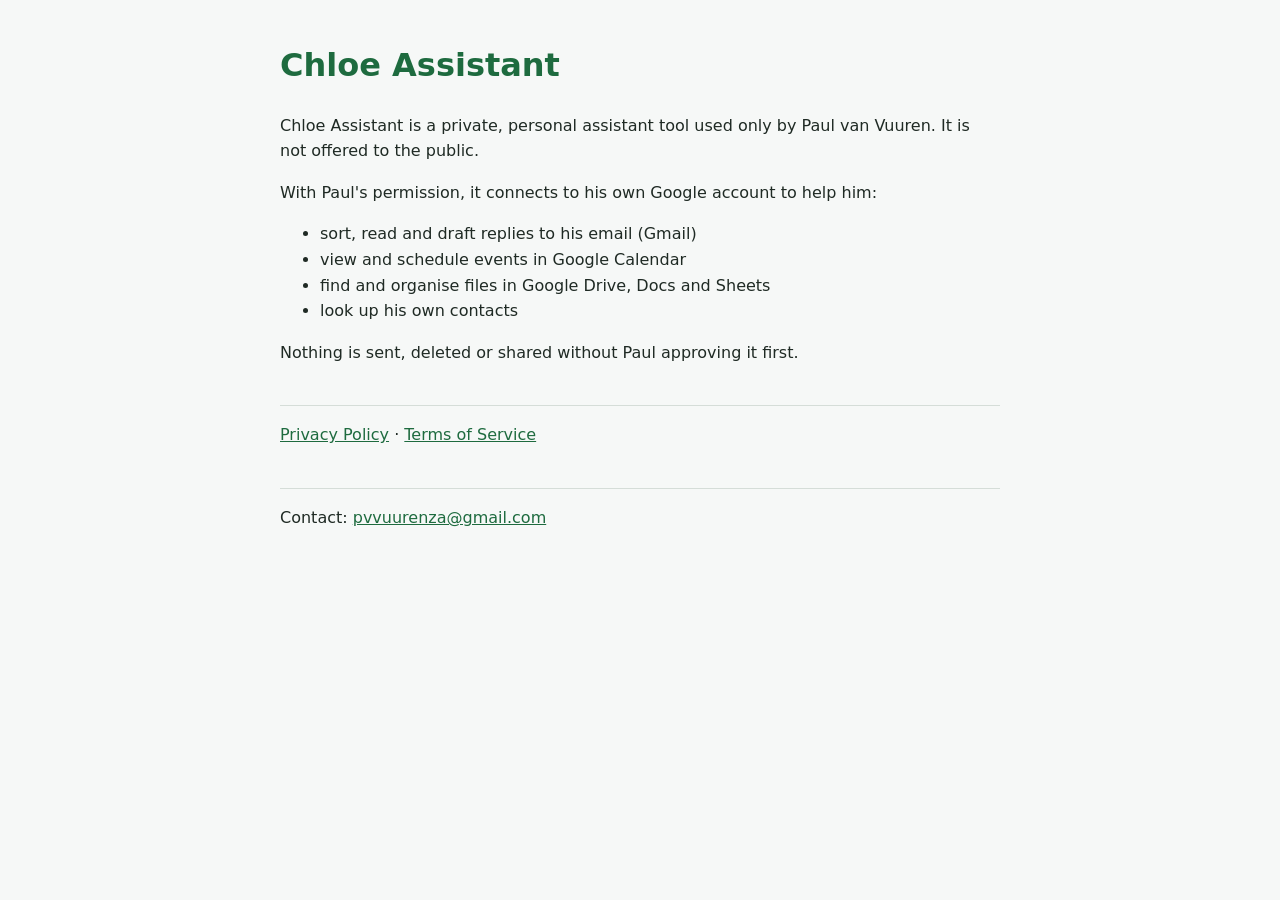
<file: index.html>
<!DOCTYPE html>
<html lang="en">
<head>
<meta charset="utf-8">
<meta name="viewport" content="width=device-width, initial-scale=1">
<title>Chloe Assistant</title>
<meta name="robots" content="noindex">
<link rel="stylesheet" href="style.css">
</head>
<body>
<main>
  <h1>Chloe Assistant</h1>
  <p>Chloe Assistant is a private, personal assistant tool used only by Paul van Vuuren. It is not offered to the public.</p>
  <p>With Paul's permission, it connects to his own Google account to help him:</p>
  <ul>
    <li>sort, read and draft replies to his email (Gmail)</li>
    <li>view and schedule events in Google Calendar</li>
    <li>find and organise files in Google Drive, Docs and Sheets</li>
    <li>look up his own contacts</li>
  </ul>
  <p>Nothing is sent, deleted or shared without Paul approving it first.</p>
  <nav>
    <a href="privacy.html">Privacy Policy</a> ·
    <a href="terms.html">Terms of Service</a>
  </nav>
  <footer>Contact: <a href="mailto:pvvuurenza@gmail.com">pvvuurenza@gmail.com</a></footer>
</main>
</body>
</html>
</file>
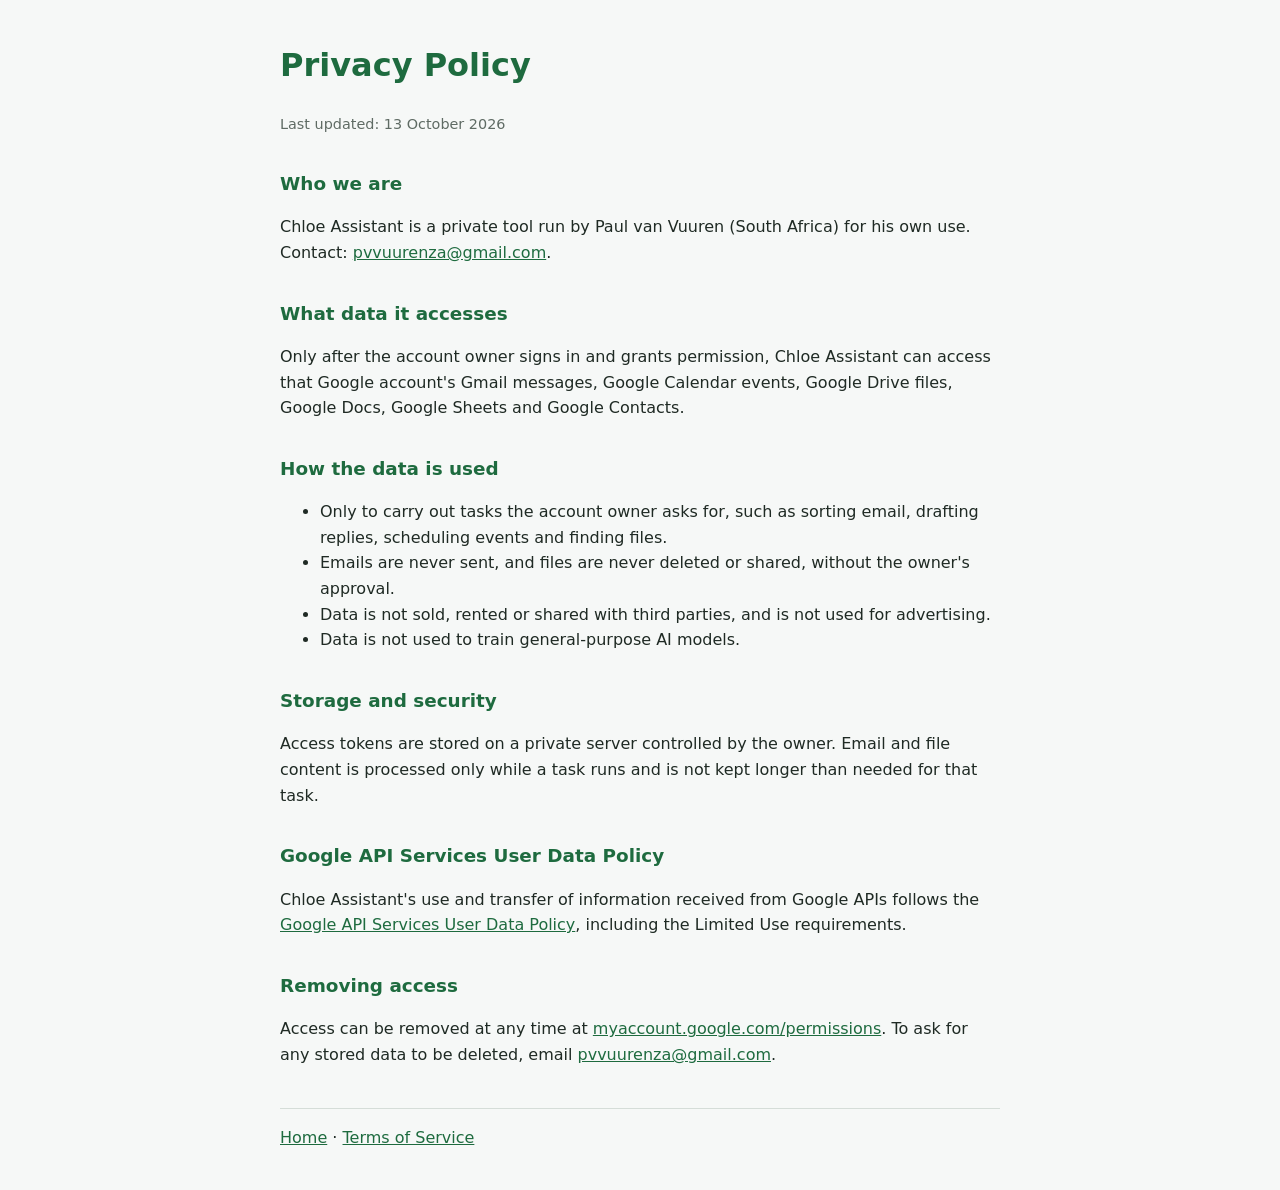
<file: privacy.html>
<!DOCTYPE html>
<html lang="en">
<head>
<meta charset="utf-8">
<meta name="viewport" content="width=device-width, initial-scale=1">
<title>Privacy Policy | Chloe Assistant</title>
<meta name="robots" content="noindex">
<link rel="stylesheet" href="style.css">
</head>
<body>
<main>
  <h1>Privacy Policy</h1>
  <p class="muted">Last updated: 13 October 2026</p>

  <h2>Who we are</h2>
  <p>Chloe Assistant is a private tool run by Paul van Vuuren (South Africa) for his own use. Contact: <a href="mailto:pvvuurenza@gmail.com">pvvuurenza@gmail.com</a>.</p>

  <h2>What data it accesses</h2>
  <p>Only after the account owner signs in and grants permission, Chloe Assistant can access that Google account's Gmail messages, Google Calendar events, Google Drive files, Google Docs, Google Sheets and Google Contacts.</p>

  <h2>How the data is used</h2>
  <ul>
    <li>Only to carry out tasks the account owner asks for, such as sorting email, drafting replies, scheduling events and finding files.</li>
    <li>Emails are never sent, and files are never deleted or shared, without the owner's approval.</li>
    <li>Data is not sold, rented or shared with third parties, and is not used for advertising.</li>
    <li>Data is not used to train general-purpose AI models.</li>
  </ul>

  <h2>Storage and security</h2>
  <p>Access tokens are stored on a private server controlled by the owner. Email and file content is processed only while a task runs and is not kept longer than needed for that task.</p>

  <h2>Google API Services User Data Policy</h2>
  <p>Chloe Assistant's use and transfer of information received from Google APIs follows the <a href="https://developers.google.com/terms/api-services-user-data-policy">Google API Services User Data Policy</a>, including the Limited Use requirements.</p>

  <h2>Removing access</h2>
  <p>Access can be removed at any time at <a href="https://myaccount.google.com/permissions">myaccount.google.com/permissions</a>. To ask for any stored data to be deleted, email <a href="mailto:pvvuurenza@gmail.com">pvvuurenza@gmail.com</a>.</p>

  <nav><a href="index.html">Home</a> · <a href="terms.html">Terms of Service</a></nav>
</main>
</body>
</html>
</file>
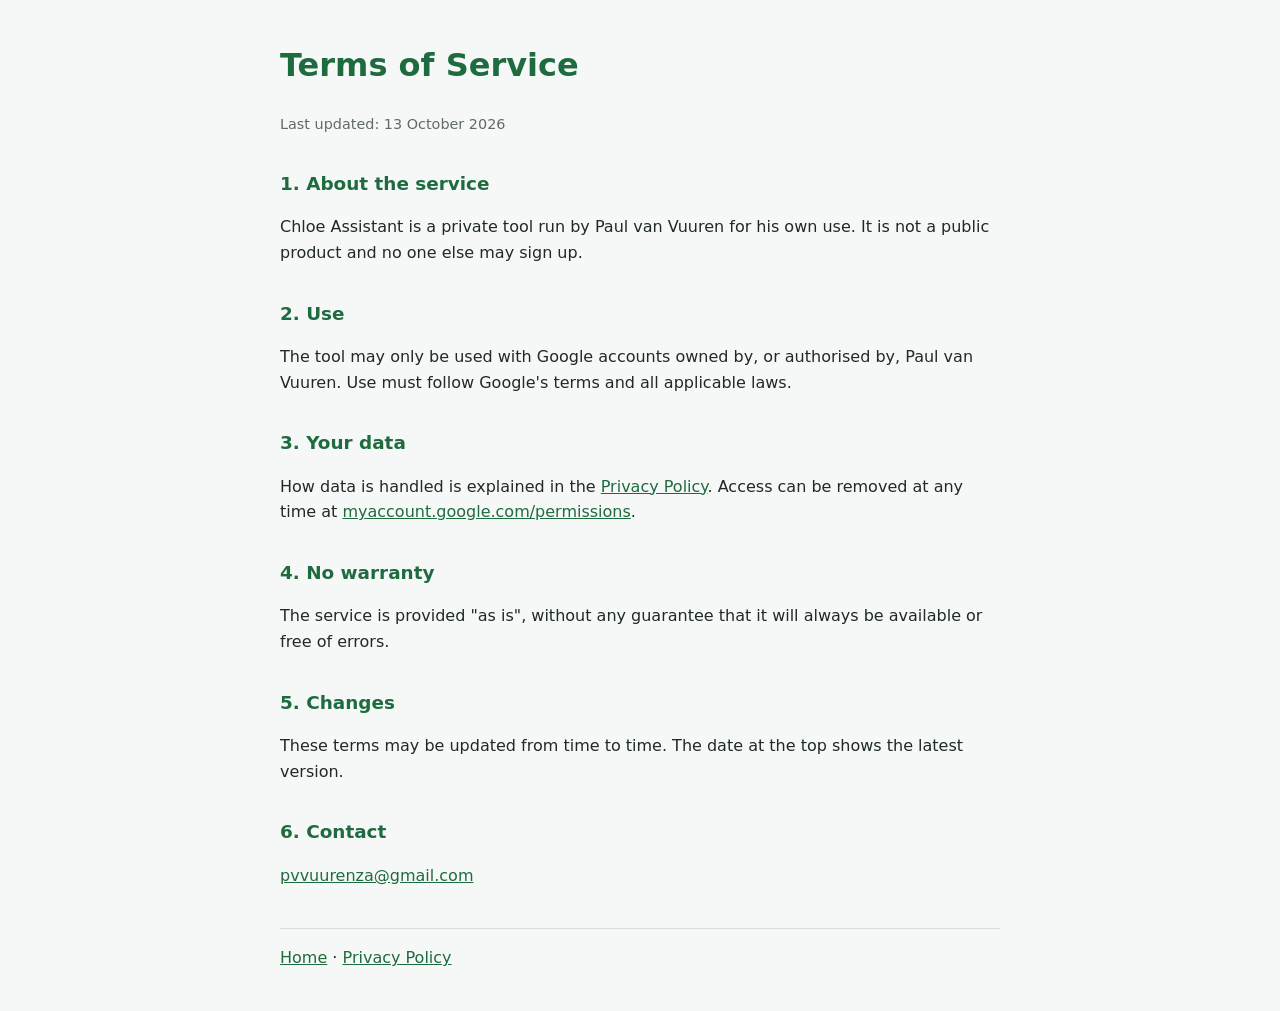
<file: terms.html>
<!DOCTYPE html>
<html lang="en">
<head>
<meta charset="utf-8">
<meta name="viewport" content="width=device-width, initial-scale=1">
<title>Terms of Service | Chloe Assistant</title>
<meta name="robots" content="noindex">
<link rel="stylesheet" href="style.css">
</head>
<body>
<main>
  <h1>Terms of Service</h1>
  <p class="muted">Last updated: 13 October 2026</p>

  <h2>1. About the service</h2>
  <p>Chloe Assistant is a private tool run by Paul van Vuuren for his own use. It is not a public product and no one else may sign up.</p>

  <h2>2. Use</h2>
  <p>The tool may only be used with Google accounts owned by, or authorised by, Paul van Vuuren. Use must follow Google's terms and all applicable laws.</p>

  <h2>3. Your data</h2>
  <p>How data is handled is explained in the <a href="privacy.html">Privacy Policy</a>. Access can be removed at any time at <a href="https://myaccount.google.com/permissions">myaccount.google.com/permissions</a>.</p>

  <h2>4. No warranty</h2>
  <p>The service is provided "as is", without any guarantee that it will always be available or free of errors.</p>

  <h2>5. Changes</h2>
  <p>These terms may be updated from time to time. The date at the top shows the latest version.</p>

  <h2>6. Contact</h2>
  <p><a href="mailto:pvvuurenza@gmail.com">pvvuurenza@gmail.com</a></p>

  <nav><a href="index.html">Home</a> · <a href="privacy.html">Privacy Policy</a></nav>
</main>
</body>
</html>
</file>
<file: style.css>
body{margin:0;font-family:system-ui,-apple-system,"Segoe UI",Roboto,sans-serif;line-height:1.6;color:#1f2a24;background:#f6f8f7}
main{max-width:720px;margin:0 auto;padding:40px 20px}
h1{color:#1e6b3f;margin-top:0}
h2{font-size:1.15rem;margin-top:1.8em;color:#1e6b3f}
a{color:#1e6b3f}
.muted{color:#5f6b64;font-size:.9rem}
nav,footer{margin-top:2.5em;padding-top:1em;border-top:1px solid #d5ddd8}
</file>
